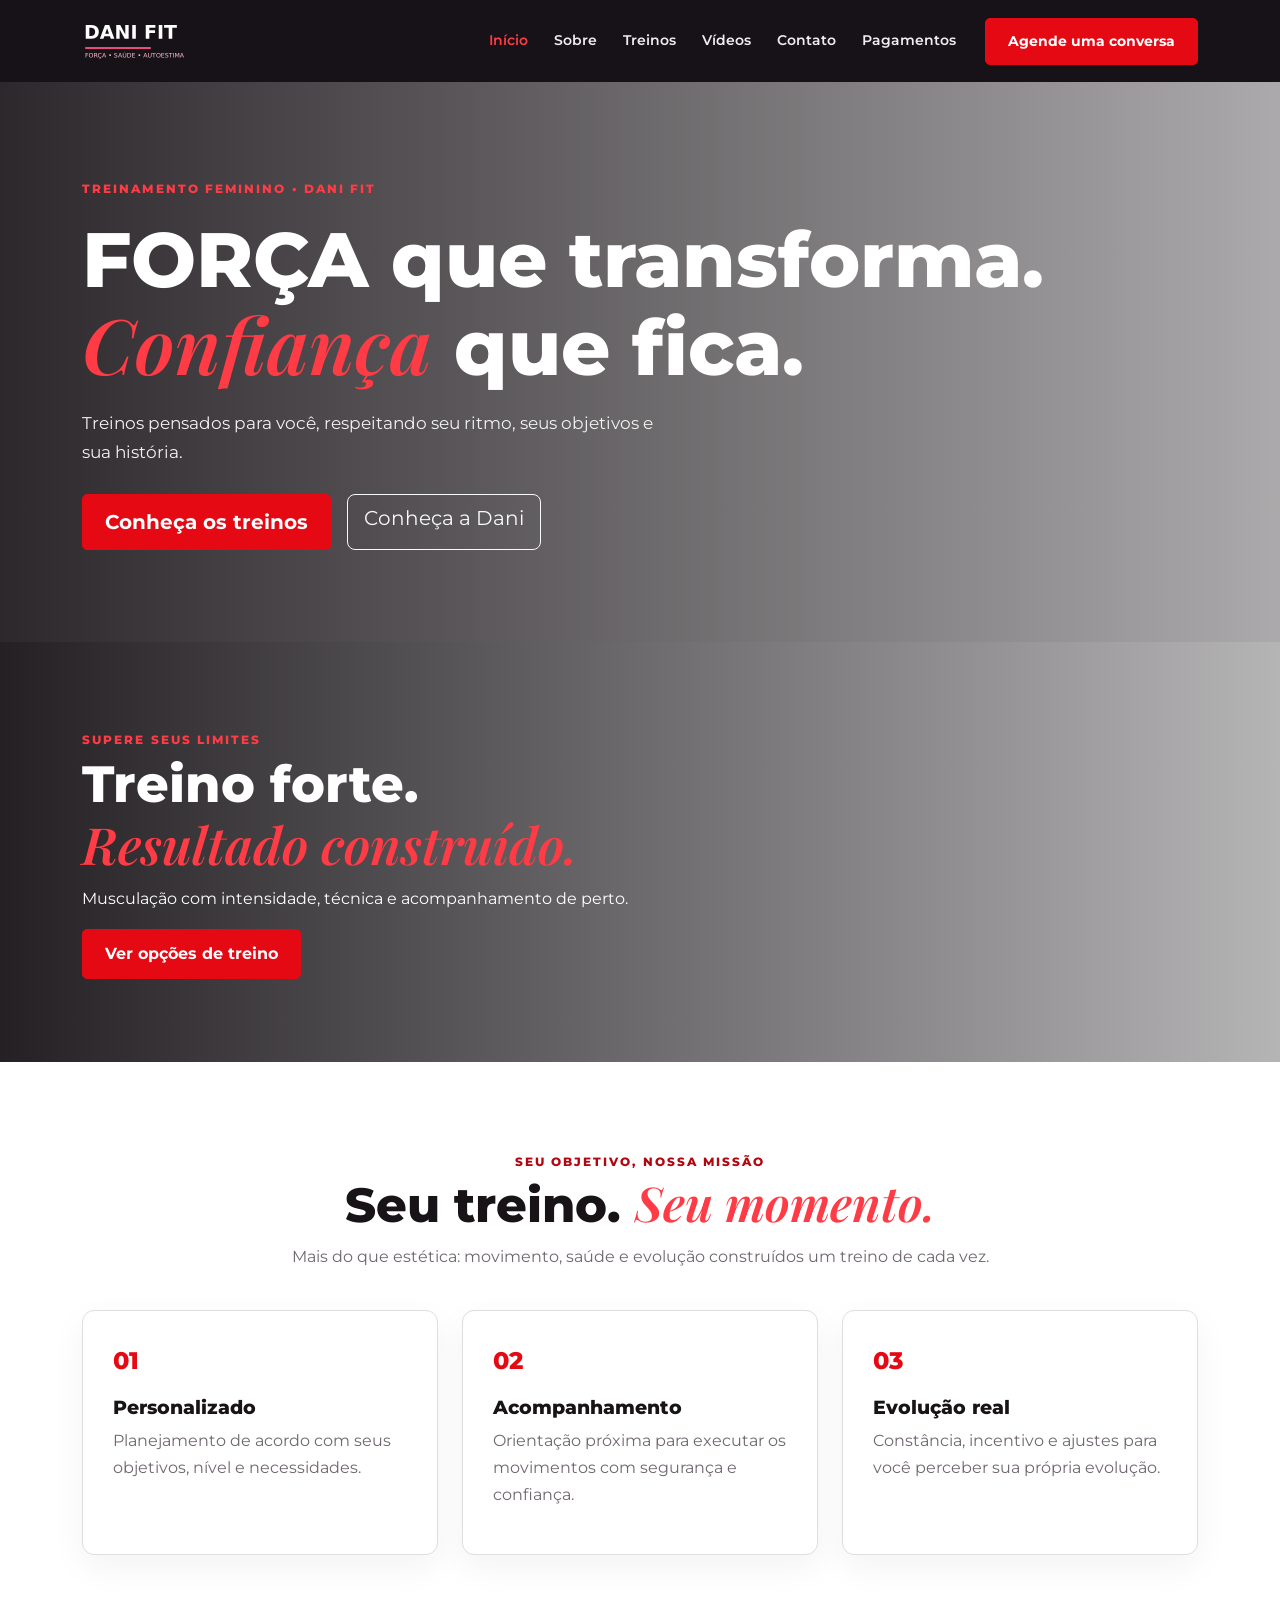
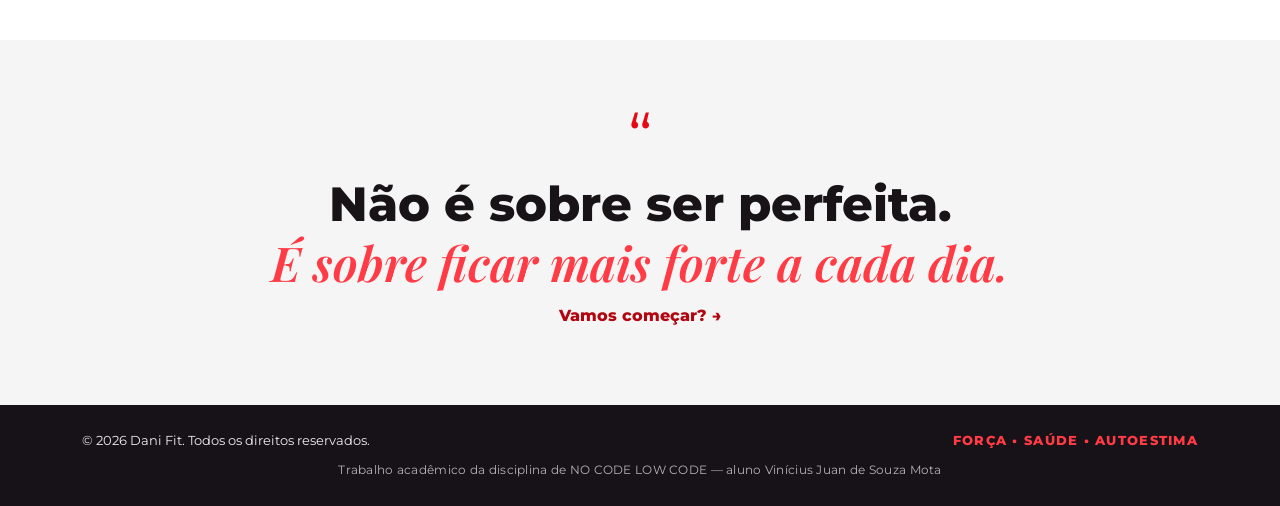
<file: index.html>
<!DOCTYPE html>
<html lang="pt-br">
<head>
  <meta charset="UTF-8">
  <meta name="viewport" content="width=device-width, initial-scale=1">
  <title>Dani Fit | Treinamento feminino</title>
  <meta name="description" content="Dani Fit — treinamento personalizado, força, saúde e autoestima.">
  <link href="https://cdn.jsdelivr.net/npm/bootstrap@5.3.3/dist/css/bootstrap.min.css" rel="stylesheet">
  <link href="https://fonts.googleapis.com/css2?family=Montserrat:wght@400;500;600;700;800&family=Playfair+Display:ital,wght@0,600;1,600&display=swap" rel="stylesheet">
  <link href="assets/style.css" rel="stylesheet">
</head>
<body>
<nav class="navbar navbar-expand-lg navbar-dark sticky-top">
  <div class="container">
    <a class="navbar-brand" href="index.html"><img src="assets/logo-dani-fit.png" alt="Dani Fit"></a>
    <button class="navbar-toggler" type="button" data-bs-toggle="collapse" data-bs-target="#nav"><span class="navbar-toggler-icon"></span></button>
    <div class="collapse navbar-collapse" id="nav">
      <ul class="navbar-nav ms-auto align-items-lg-center">
        <li class="nav-item"><a class="nav-link active" href="index.html">Início</a></li>
        <li class="nav-item"><a class="nav-link" href="sobre.html">Sobre</a></li>
        <li class="nav-item"><a class="nav-link" href="treinos.html">Treinos</a></li>
        <li class="nav-item"><a class="nav-link" href="videos.html">Vídeos</a></li>
        <li class="nav-item"><a class="nav-link" href="contato.html">Contato</a></li>
        <li class="nav-item"><a class="nav-link" href="pagamentos.html">Pagamentos</a></li>
        <li class="nav-item ms-lg-3"><a class="btn btn-brand btn-sm" href="contato.html">Agende uma conversa</a></li>
      </ul>
    </div>
  </div>
</nav>

<header class="hero">
  <div class="hero-shade"></div>
  <div class="container hero-content">
    <span class="eyebrow">TREINAMENTO FEMININO • DANI FIT</span>
    <h1>FORÇA que transforma.<br><em>Confiança</em> que fica.</h1>
    <p>Treinos pensados para você, respeitando seu ritmo, seus objetivos e sua história.</p>
    <div class="d-flex flex-wrap gap-3">
      <a class="btn btn-brand btn-lg" href="treinos.html">Conheça os treinos</a>
      <a class="btn btn-outline-light btn-lg" href="sobre.html">Conheça a Dani</a>
    </div>
  </div>
</header>

<section class="intense-strip">
  <div class="container">
    <div class="intense-copy">
      <span class="eyebrow">SUPERE SEUS LIMITES</span>
      <h2>Treino forte.<br><em>Resultado construído.</em></h2>
      <p>Musculação com intensidade, técnica e acompanhamento de perto.</p>
      <a class="btn btn-brand" href="treinos.html">Ver opções de treino</a>
    </div>
  </div>
</section>

<section class="section-pad">
  <div class="container">
    <div class="section-heading text-center">
      <span class="eyebrow pink">SEU OBJETIVO, NOSSA MISSÃO</span>
      <h2>Seu treino. <em>Seu momento.</em></h2>
      <p>Mais do que estética: movimento, saúde e evolução construídos um treino de cada vez.</p>
    </div>
    <div class="row g-4 mt-3">
      <div class="col-md-4"><div class="feature-card"><div class="feature-icon">01</div><h3>Personalizado</h3><p>Planejamento de acordo com seus objetivos, nível e necessidades.</p></div></div>
      <div class="col-md-4"><div class="feature-card"><div class="feature-icon">02</div><h3>Acompanhamento</h3><p>Orientação próxima para executar os movimentos com segurança e confiança.</p></div></div>
      <div class="col-md-4"><div class="feature-card"><div class="feature-icon">03</div><h3>Evolução real</h3><p>Constância, incentivo e ajustes para você perceber sua própria evolução.</p></div></div>
    </div>
  </div>
</section>

<section class="quote-band">
  <div class="container text-center">
    <p class="quote-mark">“</p>
    <h2>Não é sobre ser perfeita.<br><em>É sobre ficar mais forte a cada dia.</em></h2>
    <a href="contato.html" class="text-link">Vamos começar? <span>→</span></a>
  </div>
</section>

<footer class="footer"><div class="container d-flex flex-column flex-md-row justify-content-between align-items-center gap-3">
  <span>© 2026 Dani Fit. Todos os direitos reservados.</span><span class="footer-tag">FORÇA • SAÚDE • AUTOESTIMA</span>
</div><div class="container text-center pt-2"><small class="academic-credit">Trabalho acadêmico da disciplina de NO CODE LOW CODE — aluno Vinícius Juan de Souza Mota</small></div></footer>
<script src="https://cdn.jsdelivr.net/npm/bootstrap@5.3.3/dist/js/bootstrap.bundle.min.js"></script>
</body></html>
</file>
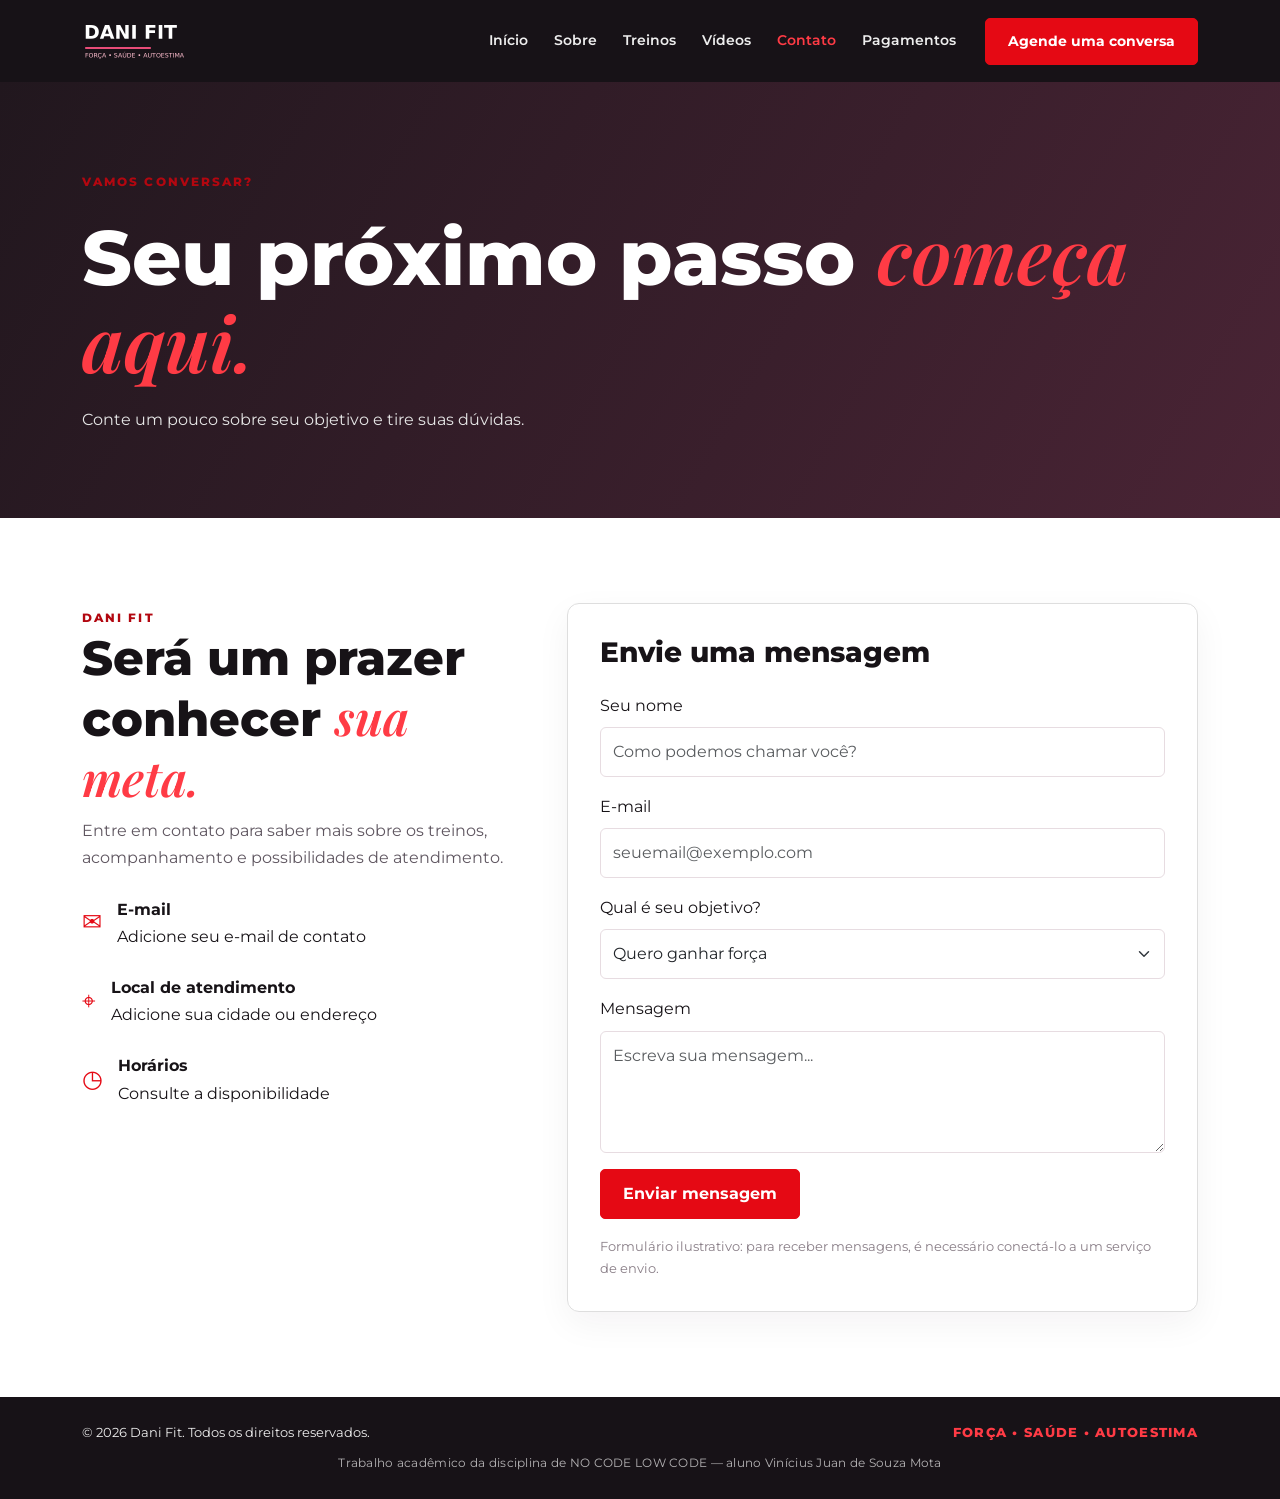
<file: contato.html>
<!DOCTYPE html>
<html lang="pt-br">
<head>
  <meta charset="UTF-8"><meta name="viewport" content="width=device-width, initial-scale=1">
  <title>Contato | Dani Fit</title>
  <link href="https://cdn.jsdelivr.net/npm/bootstrap@5.3.3/dist/css/bootstrap.min.css" rel="stylesheet">
  <link href="https://fonts.googleapis.com/css2?family=Montserrat:wght@400;500;600;700;800&family=Playfair+Display:ital,wght@0,600;1,600&display=swap" rel="stylesheet">
  <link href="assets/style.css" rel="stylesheet">
</head>
<body>
<nav class="navbar navbar-expand-lg navbar-dark sticky-top"><div class="container">
  <a class="navbar-brand" href="index.html"><img src="assets/logo-dani-fit.png" alt="Dani Fit"></a>
  <button class="navbar-toggler" type="button" data-bs-toggle="collapse" data-bs-target="#nav"><span class="navbar-toggler-icon"></span></button>
  <div class="collapse navbar-collapse" id="nav"><ul class="navbar-nav ms-auto align-items-lg-center">
    <li class="nav-item"><a class="nav-link" href="index.html">Início</a></li><li class="nav-item"><a class="nav-link" href="sobre.html">Sobre</a></li>
    <li class="nav-item"><a class="nav-link" href="treinos.html">Treinos</a></li><li class="nav-item"><a class="nav-link" href="videos.html">Vídeos</a></li>
        <li class="nav-item"><a class="nav-link active" href="contato.html">Contato</a></li><li class="nav-item"><a class="nav-link" href="pagamentos.html">Pagamentos</a></li>
    <li class="nav-item ms-lg-3"><a class="btn btn-brand btn-sm" href="#mensagem">Agende uma conversa</a></li>
  </ul></div>
</div></nav>
<header class="page-hero"><div class="container"><span class="eyebrow pink">VAMOS CONVERSAR?</span><h1>Seu próximo passo <em>começa aqui.</em></h1><p>Conte um pouco sobre seu objetivo e tire suas dúvidas.</p></div></header>
<section class="section-pad" id="mensagem"><div class="container"><div class="row g-5">
  <div class="col-lg-5"><span class="eyebrow pink">DANI FIT</span><h2>Será um prazer conhecer <em>sua meta.</em></h2><p class="body-copy">Entre em contato para saber mais sobre os treinos, acompanhamento e possibilidades de atendimento.</p>
    <div class="contact-detail"><span class="contact-symbol">✉</span><div><strong>E-mail</strong><br><span>Adicione seu e-mail de contato</span></div></div>
    <div class="contact-detail"><span class="contact-symbol">⌖</span><div><strong>Local de atendimento</strong><br><span>Adicione sua cidade ou endereço</span></div></div>
    <div class="contact-detail"><span class="contact-symbol">◷</span><div><strong>Horários</strong><br><span>Consulte a disponibilidade</span></div></div>
  </div>
  <div class="col-lg-7"><form class="contact-form" onsubmit="event.preventDefault(); alert('Formulário demonstrativo. Configure um serviço de envio ou o WhatsApp para receber as mensagens.');">
    <h3>Envie uma mensagem</h3>
    <div class="mb-3"><label class="form-label" for="nome">Seu nome</label><input class="form-control" id="nome" required placeholder="Como podemos chamar você?"></div>
    <div class="mb-3"><label class="form-label" for="email">E-mail</label><input type="email" class="form-control" id="email" required placeholder="seuemail@exemplo.com"></div>
    <div class="mb-3"><label class="form-label" for="objetivo">Qual é seu objetivo?</label><select class="form-select" id="objetivo"><option>Quero ganhar força</option><option>Quero melhorar o condicionamento</option><option>Quero hipertrofia</option><option>Quero voltar a treinar</option><option>Outro objetivo</option></select></div>
    <div class="mb-3"><label class="form-label" for="mensagem">Mensagem</label><textarea class="form-control" id="mensagem" rows="4" placeholder="Escreva sua mensagem..."></textarea></div>
    <button class="btn btn-brand" type="submit">Enviar mensagem</button>
    <p class="form-note mt-3 mb-0">Formulário ilustrativo: para receber mensagens, é necessário conectá-lo a um serviço de envio.</p>
  </form></div>
</div></div></section>
<footer class="footer"><div class="container d-flex flex-column flex-md-row justify-content-between align-items-center gap-3"><span>© 2026 Dani Fit. Todos os direitos reservados.</span><span class="footer-tag">FORÇA • SAÚDE • AUTOESTIMA</span></div><div class="container text-center pt-2"><small class="academic-credit">Trabalho acadêmico da disciplina de NO CODE LOW CODE — aluno Vinícius Juan de Souza Mota</small></div></footer>
<script src="https://cdn.jsdelivr.net/npm/bootstrap@5.3.3/dist/js/bootstrap.bundle.min.js"></script></body></html>
</file>
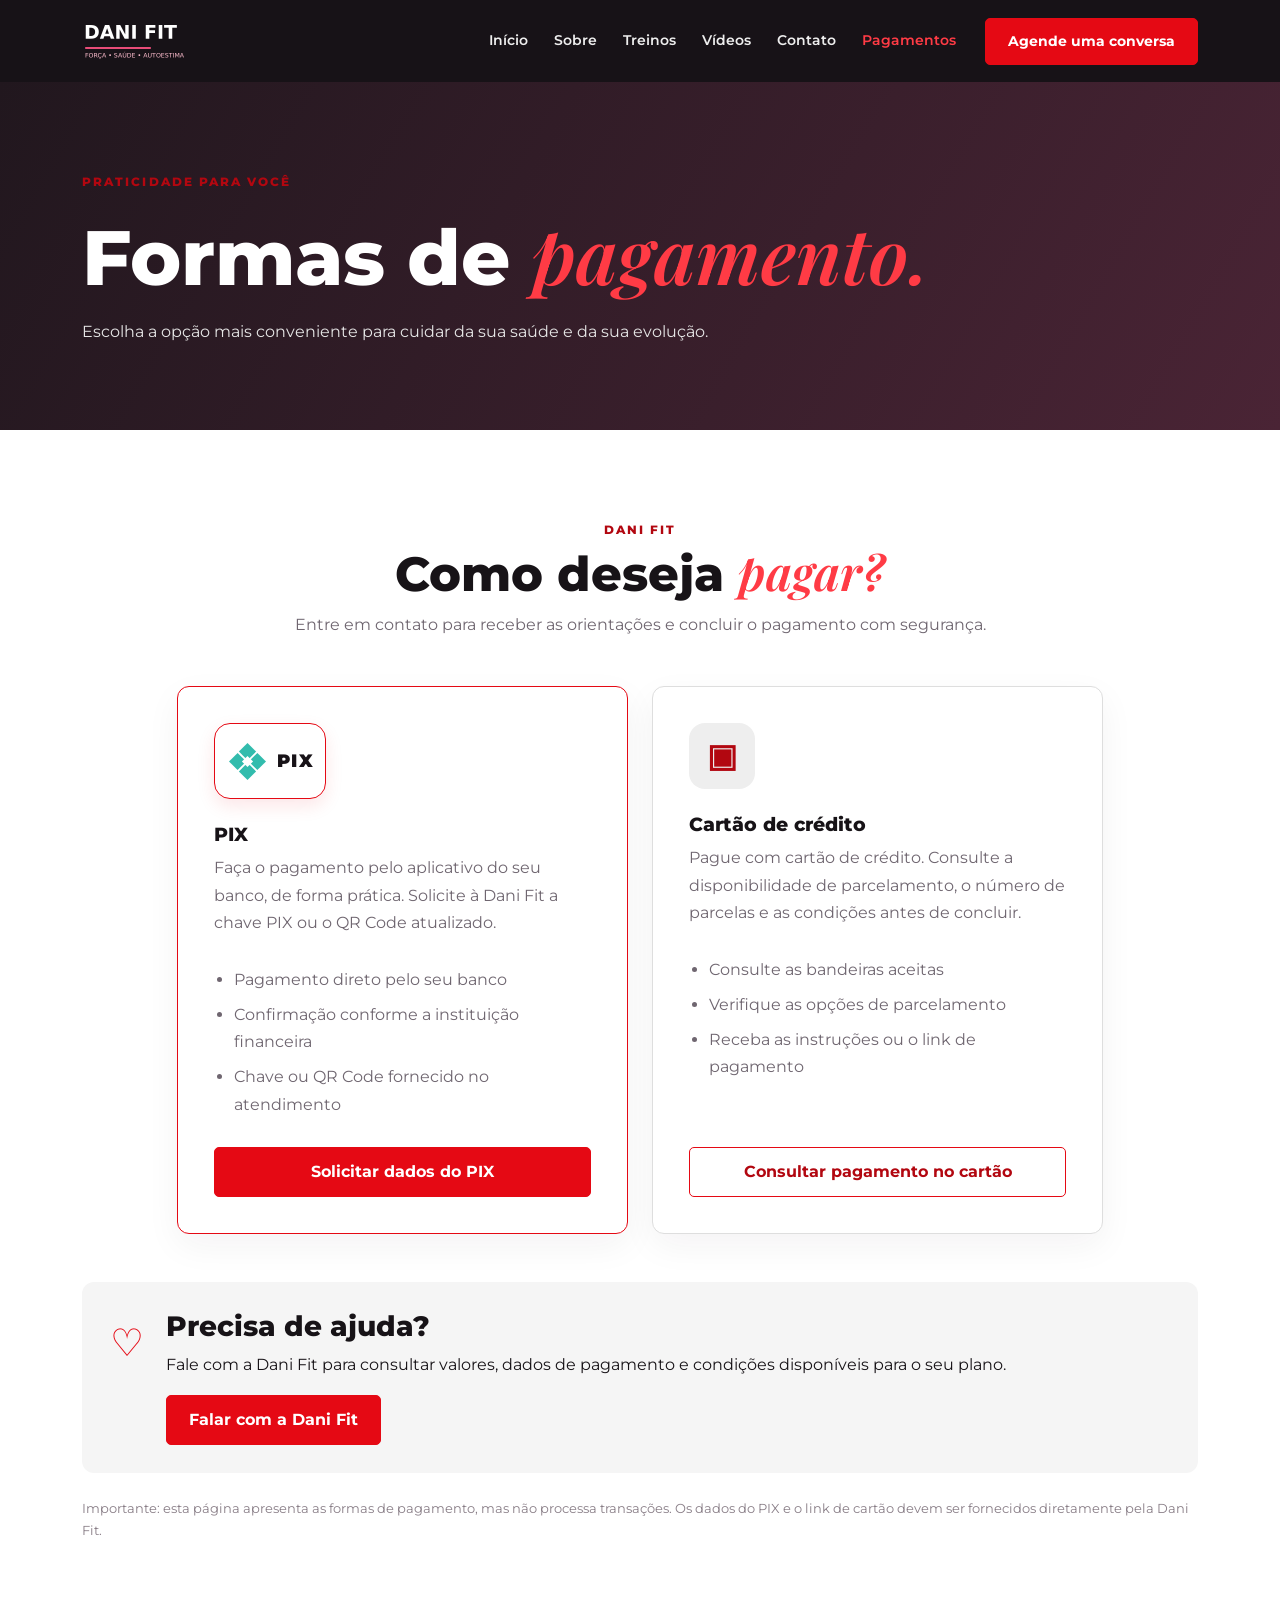
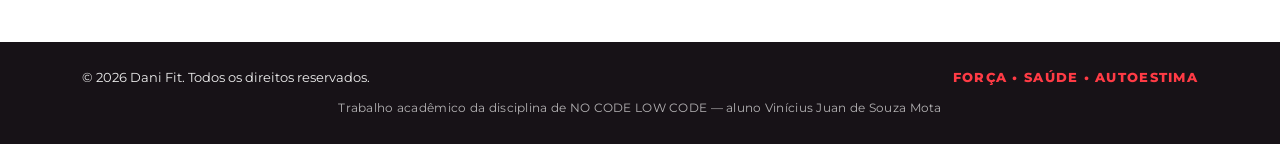
<file: pagamentos.html>
<!DOCTYPE html>
<html lang="pt-br">
<head>
  <meta charset="UTF-8">
  <meta name="viewport" content="width=device-width, initial-scale=1">
  <meta name="description" content="Conheça as formas de pagamento da Dani Fit: PIX e cartão de crédito.">
  <title>Pagamentos | Dani Fit</title>
  <link href="https://cdn.jsdelivr.net/npm/bootstrap@5.3.3/dist/css/bootstrap.min.css" rel="stylesheet">
  <link href="https://fonts.googleapis.com/css2?family=Montserrat:wght@400;500;600;700;800&family=Playfair+Display:ital,wght@0,600;1,600&display=swap" rel="stylesheet">
  <link href="assets/style.css" rel="stylesheet">
</head>
<body>
<nav class="navbar navbar-expand-lg navbar-dark sticky-top">
  <div class="container">
    <a class="navbar-brand" href="index.html"><img src="assets/logo-dani-fit.png" alt="Dani Fit"></a>
    <button class="navbar-toggler" type="button" data-bs-toggle="collapse" data-bs-target="#nav" aria-label="Abrir menu"><span class="navbar-toggler-icon"></span></button>
    <div class="collapse navbar-collapse" id="nav">
      <ul class="navbar-nav ms-auto align-items-lg-center">
        <li class="nav-item"><a class="nav-link" href="index.html">Início</a></li>
        <li class="nav-item"><a class="nav-link" href="sobre.html">Sobre</a></li>
        <li class="nav-item"><a class="nav-link" href="treinos.html">Treinos</a></li>
        <li class="nav-item"><a class="nav-link" href="videos.html">Vídeos</a></li>
        <li class="nav-item"><a class="nav-link" href="contato.html">Contato</a></li>
        <li class="nav-item"><a class="nav-link active" href="pagamentos.html">Pagamentos</a></li>
        <li class="nav-item ms-lg-3"><a class="btn btn-brand btn-sm" href="contato.html">Agende uma conversa</a></li>
      </ul>
    </div>
  </div>
</nav>

<header class="page-hero">
  <div class="container">
    <span class="eyebrow pink">PRATICIDADE PARA VOCÊ</span>
    <h1>Formas de <em>pagamento.</em></h1>
    <p>Escolha a opção mais conveniente para cuidar da sua saúde e da sua evolução.</p>
  </div>
</header>

<main class="section-pad">
  <div class="container">
    <div class="section-heading text-center">
      <span class="eyebrow pink">DANI FIT</span>
      <h2>Como deseja <em>pagar?</em></h2>
      <p>Entre em contato para receber as orientações e concluir o pagamento com segurança.</p>
    </div>

    <div class="row g-4 mt-4 justify-content-center">
      <div class="col-md-6 col-lg-5">
        <article class="payment-card payment-card-featured h-100">
          <div class="payment-icon pix-icon" role="img" aria-label="Símbolo PIX em sua cor tradicional turquesa">
            <svg viewBox="0 0 100 100" aria-hidden="true" focusable="false">
              <path d="M50 7 70 27 50 47 30 27Z" fill="#32BCAD"/>
              <path d="M73 30 93 50 73 70 53 50Z" fill="#32BCAD"/>
              <path d="M50 53 70 73 50 93 30 73Z" fill="#32BCAD"/>
              <path d="M27 30 47 50 27 70 7 50Z" fill="#32BCAD"/>
              <path d="M50 37 63 50 50 63 37 50Z" fill="#fff"/>
            </svg>
            <span>PIX</span>
          </div>
          <h3>PIX</h3>
          <p>Faça o pagamento pelo aplicativo do seu banco, de forma prática. Solicite à Dani Fit a chave PIX ou o QR Code atualizado.</p>
          <ul class="payment-benefits">
            <li>Pagamento direto pelo seu banco</li>
            <li>Confirmação conforme a instituição financeira</li>
            <li>Chave ou QR Code fornecido no atendimento</li>
          </ul>
          <a class="btn btn-brand w-100 mt-auto" href="contato.html">Solicitar dados do PIX</a>
        </article>
      </div>
      <div class="col-md-6 col-lg-5">
        <article class="payment-card h-100">
          <div class="payment-icon card-icon" aria-hidden="true">▣</div>
          <h3>Cartão de crédito</h3>
          <p>Pague com cartão de crédito. Consulte a disponibilidade de parcelamento, o número de parcelas e as condições antes de concluir.</p>
          <ul class="payment-benefits">
            <li>Consulte as bandeiras aceitas</li>
            <li>Verifique as opções de parcelamento</li>
            <li>Receba as instruções ou o link de pagamento</li>
          </ul>
          <a class="btn btn-outline-brand w-100 mt-auto" href="contato.html">Consultar pagamento no cartão</a>
        </article>
      </div>
    </div>

    <div class="payment-note mt-5">
      <div class="payment-note-mark">♡</div>
      <div>
        <h3>Precisa de ajuda?</h3>
        <p class="mb-3">Fale com a Dani Fit para consultar valores, dados de pagamento e condições disponíveis para o seu plano.</p>
        <a href="contato.html" class="btn btn-brand">Falar com a Dani Fit</a>
      </div>
    </div>
    <p class="disclaimer mt-4">Importante: esta página apresenta as formas de pagamento, mas não processa transações. Os dados do PIX e o link de cartão devem ser fornecidos diretamente pela Dani Fit.</p>
  </div>
</main>

<footer class="footer"><div class="container d-flex flex-column flex-md-row justify-content-between align-items-center gap-3">
  <span>© 2026 Dani Fit. Todos os direitos reservados.</span><span class="footer-tag">FORÇA • SAÚDE • AUTOESTIMA</span>
</div><div class="container text-center pt-2"><small class="academic-credit">Trabalho acadêmico da disciplina de NO CODE LOW CODE — aluno Vinícius Juan de Souza Mota</small></div></footer>
<script src="https://cdn.jsdelivr.net/npm/bootstrap@5.3.3/dist/js/bootstrap.bundle.min.js"></script>
</body>
</html>
</file>
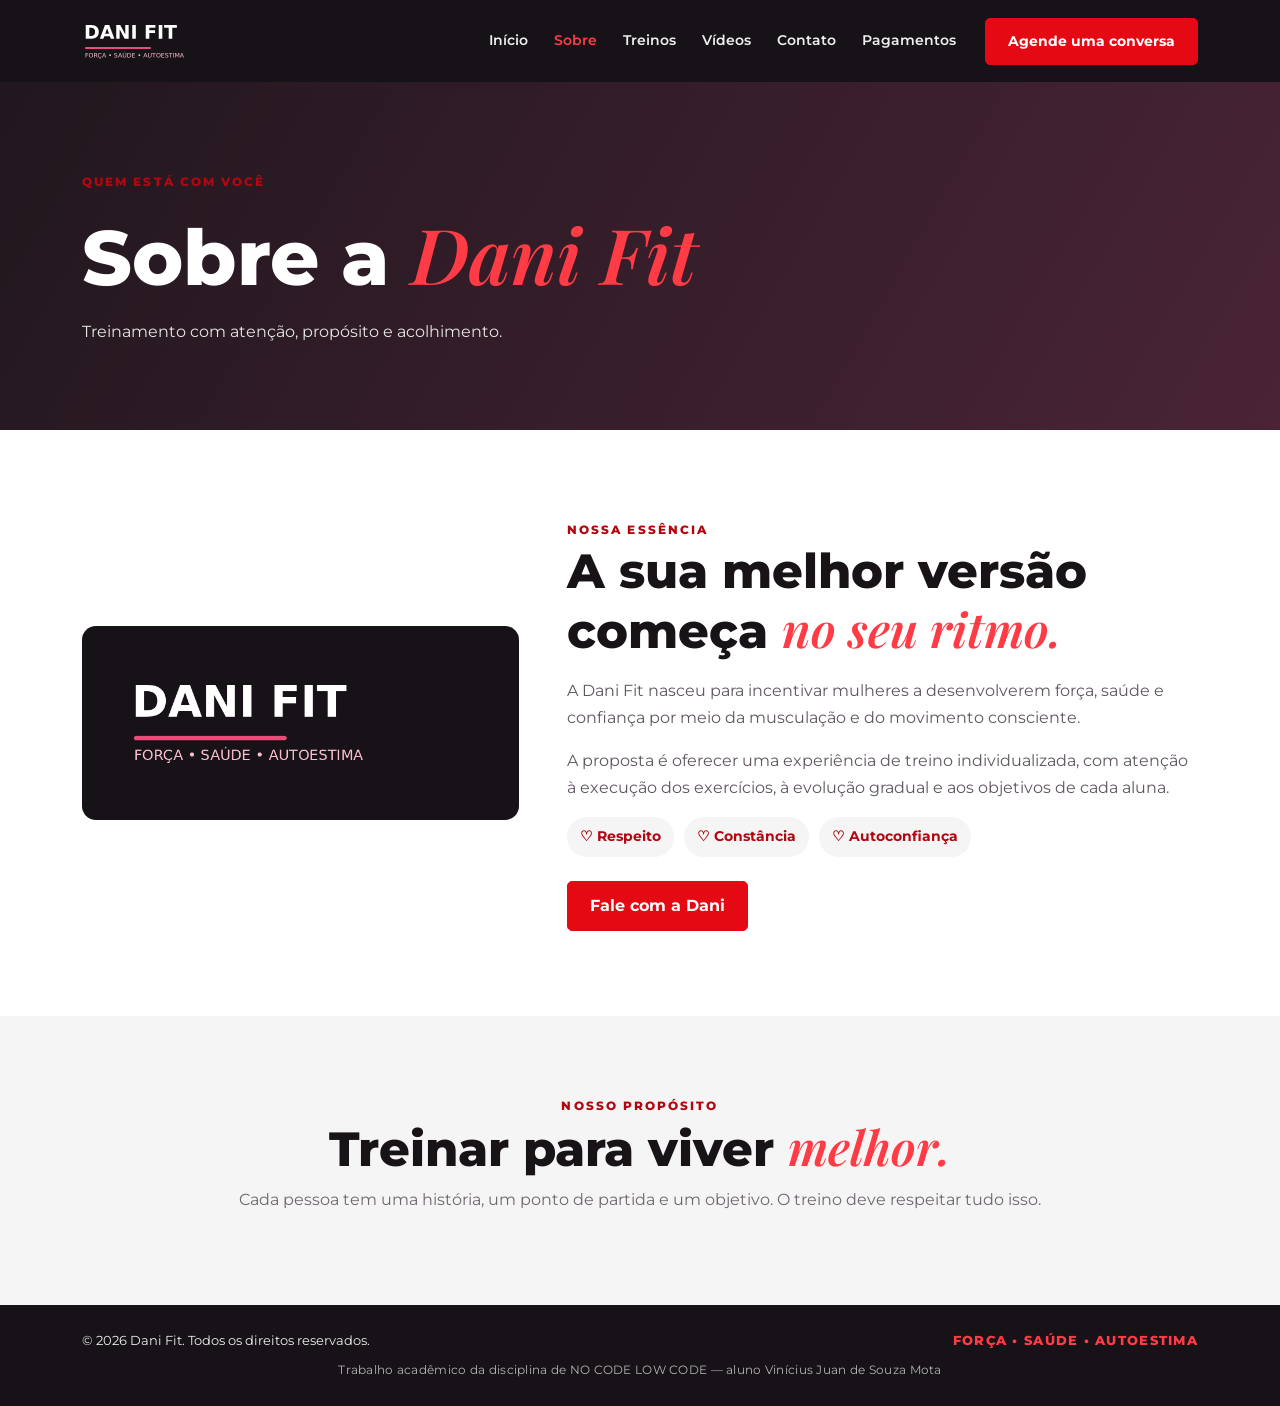
<file: sobre.html>
<!DOCTYPE html>
<html lang="pt-br">
<head>
  <meta charset="UTF-8"><meta name="viewport" content="width=device-width, initial-scale=1">
  <title>Sobre | Dani Fit</title>
  <link href="https://cdn.jsdelivr.net/npm/bootstrap@5.3.3/dist/css/bootstrap.min.css" rel="stylesheet">
  <link href="https://fonts.googleapis.com/css2?family=Montserrat:wght@400;500;600;700;800&family=Playfair+Display:ital,wght@0,600;1,600&display=swap" rel="stylesheet">
  <link href="assets/style.css" rel="stylesheet">
</head>
<body>
<nav class="navbar navbar-expand-lg navbar-dark sticky-top"><div class="container">
  <a class="navbar-brand" href="index.html"><img src="assets/logo-dani-fit.png" alt="Dani Fit"></a>
  <button class="navbar-toggler" type="button" data-bs-toggle="collapse" data-bs-target="#nav"><span class="navbar-toggler-icon"></span></button>
  <div class="collapse navbar-collapse" id="nav"><ul class="navbar-nav ms-auto align-items-lg-center">
    <li class="nav-item"><a class="nav-link" href="index.html">Início</a></li><li class="nav-item"><a class="nav-link active" href="sobre.html">Sobre</a></li>
    <li class="nav-item"><a class="nav-link" href="treinos.html">Treinos</a></li><li class="nav-item"><a class="nav-link" href="videos.html">Vídeos</a></li>
        <li class="nav-item"><a class="nav-link" href="contato.html">Contato</a></li>
        <li class="nav-item"><a class="nav-link" href="pagamentos.html">Pagamentos</a></li>
    <li class="nav-item ms-lg-3"><a class="btn btn-brand btn-sm" href="contato.html">Agende uma conversa</a></li>
  </ul></div>
</div></nav>
<header class="page-hero"><div class="container"><span class="eyebrow pink">QUEM ESTÁ COM VOCÊ</span><h1>Sobre a <em>Dani Fit</em></h1><p>Treinamento com atenção, propósito e acolhimento.</p></div></header>
<section class="section-pad"><div class="container"><div class="row align-items-center g-5">
  <div class="col-lg-5"><div class="logo-panel"><img src="assets/logo-dani-fit.png" alt="Logotipo Dani Fit"></div></div>
  <div class="col-lg-7"><span class="eyebrow pink">NOSSA ESSÊNCIA</span><h2 class="mb-3">A sua melhor versão começa <em>no seu ritmo.</em></h2>
    <p class="body-copy">A Dani Fit nasceu para incentivar mulheres a desenvolverem força, saúde e confiança por meio da musculação e do movimento consciente.</p>
    <p class="body-copy">A proposta é oferecer uma experiência de treino individualizada, com atenção à execução dos exercícios, à evolução gradual e aos objetivos de cada aluna.</p>
    <div class="mini-values"><span>♡ Respeito</span><span>♡ Constância</span><span>♡ Autoconfiança</span></div>
    <a href="contato.html" class="btn btn-brand mt-4">Fale com a Dani</a>
  </div>
</div></div></section>
<section class="soft-section section-pad"><div class="container text-center"><span class="eyebrow pink">NOSSO PROPÓSITO</span><h2>Treinar para viver <em>melhor.</em></h2><p class="section-intro">Cada pessoa tem uma história, um ponto de partida e um objetivo. O treino deve respeitar tudo isso.</p></div></section>
<footer class="footer"><div class="container d-flex flex-column flex-md-row justify-content-between align-items-center gap-3"><span>© 2026 Dani Fit. Todos os direitos reservados.</span><span class="footer-tag">FORÇA • SAÚDE • AUTOESTIMA</span></div><div class="container text-center pt-2"><small class="academic-credit">Trabalho acadêmico da disciplina de NO CODE LOW CODE — aluno Vinícius Juan de Souza Mota</small></div></footer>
<script src="https://cdn.jsdelivr.net/npm/bootstrap@5.3.3/dist/js/bootstrap.bundle.min.js"></script></body></html>
</file>
<file: assets/style.css>
:root{--ink:#171317;--muted:#6f6670;--pink:#e50914;--pink-dark:#b20710;--rose:#f5f5f5;--line:#dedede;--white:#fff;--dark:#171217}
*{box-sizing:border-box}body{font-family:'Montserrat',sans-serif;color:var(--ink);background:#fff;line-height:1.7}a{text-decoration:none}.navbar{background:var(--dark);padding:12px 0}.navbar-brand img{width:150px;height:48px;object-fit:contain}.navbar .nav-link{color:#eee!important;font-size:.86rem;font-weight:600;padding:10px 13px!important}.navbar .nav-link:hover,.navbar .nav-link.active{color:#ff3b45!important}.btn-brand{background:var(--pink);border:1px solid var(--pink);color:#fff;font-weight:700;border-radius:5px;padding:12px 22px}.btn-brand:hover{background:var(--pink-dark);border-color:var(--pink-dark);color:#fff}.btn-outline-brand{border:1px solid var(--pink);color:var(--pink-dark);font-weight:700;border-radius:5px;padding:12px 22px}.btn-outline-brand:hover{background:var(--pink);color:#fff}.hero,.intense-strip,.training-visual{position:relative;min-height:560px;background:linear-gradient(90deg,rgba(15,10,14,.88),rgba(15,10,14,.35)),url('https://images.unsplash.com/photo-1534438327276-14e5300c3a48?w=1800') center/cover;display:flex;align-items:center;color:#fff}.hero-content,.training-visual-content{position:relative;z-index:1;padding-top:90px;padding-bottom:90px}.hero h1,.page-hero h1{font-size:clamp(2.5rem,6vw,5rem);font-weight:800;line-height:1.08;margin:18px 0}.hero h1 em,.page-hero h1 em,h2 em{font-family:'Playfair Display',serif;color:#ff3b45;font-weight:600}.hero p{max-width:590px;font-size:1.08rem;color:#f2f2f2;margin-bottom:28px}.eyebrow{font-size:.72rem;letter-spacing:.18em;font-weight:800;color:#ff3b45}.eyebrow.pink{color:var(--pink-dark)}.page-hero{background:linear-gradient(120deg,#21171e,#4a2435);padding:85px 0;color:#fff}.page-hero p{color:#e6e6e6;margin:0;max-width:650px}.section-pad{padding:85px 0}.section-heading{max-width:760px;margin:0 auto}.section-heading h2,.section-pad h2{font-weight:800;font-size:clamp(2rem,4vw,3rem)}.section-heading p,.section-intro{color:var(--muted)}.body-copy{color:#5f5660}.feature-card,.training-card,.payment-card{height:100%;padding:30px;border:1px solid var(--line);border-radius:12px;background:#fff;box-shadow:0 12px 35px rgba(45,20,32,.05)}.feature-icon,.training-number{color:var(--pink);font-weight:800;font-size:1.5rem;margin-bottom:14px}.feature-card h3,.training-card h3,.payment-card h3{font-size:1.2rem;font-weight:800}.feature-card p,.training-card p,.payment-card p{color:var(--muted)}.quote-band,.soft-section{background:var(--rose);padding:75px 0}.quote-band h2{font-size:clamp(1.8rem,4vw,3rem);font-weight:800}.quote-mark{font-size:4rem;color:var(--pink);line-height:.7}.text-link{color:var(--pink-dark);font-weight:800}.intense-strip{min-height:420px;background-image:linear-gradient(90deg,rgba(12,8,12,.9),rgba(12,8,12,.3)),url('https://images.unsplash.com/photo-1583454110551-21f2fa2afe61?w=1800')}.intense-copy{max-width:560px;padding:75px 0}.intense-copy h2,.training-visual h2{font-size:clamp(2rem,4vw,3.5rem);font-weight:800}.training-visual{min-height:370px;background-image:linear-gradient(90deg,rgba(15,10,14,.8),rgba(15,10,14,.25)),url('https://images.unsplash.com/photo-1581009146145-b5ef050c2e1e?w=1800')}.training-gallery img{width:100%;height:260px;object-fit:cover;border-radius:10px}.training-photo{position:relative}.training-photo span{position:absolute;bottom:15px;left:18px;color:white;font-weight:800;letter-spacing:.15em}.chip{display:inline-block;background:var(--rose);color:var(--pink-dark);font-size:.68rem;font-weight:800;letter-spacing:.1em;padding:7px 12px;border-radius:30px}.logo-panel{background:var(--dark);border-radius:14px;padding:45px;text-align:center}.logo-panel img{max-width:100%;height:auto}.mini-values{display:flex;flex-wrap:wrap;gap:10px}.mini-values span{background:var(--rose);padding:8px 13px;border-radius:30px;color:var(--pink-dark);font-weight:700;font-size:.85rem}.payment-card{display:flex;flex-direction:column;padding:36px}.payment-card-featured{border-color:#e50914}.payment-icon{width:66px;height:66px;border-radius:16px;display:grid;place-items:center;font-weight:800;font-size:1.15rem;margin-bottom:24px}.pix-icon{background:#fff;color:#171217;padding:9px 12px;width:112px;height:76px;border:1px solid #e50914;display:flex;align-items:center;justify-content:center;gap:8px;box-shadow:0 7px 18px rgba(229,9,20,.10)}.pix-icon svg{width:43px;height:43px;flex:0 0 43px}.pix-icon span{font-size:1.12rem;font-weight:900;letter-spacing:.08em;color:#171217}.card-icon{background:#eeeeee;color:var(--pink-dark);font-size:2rem}.payment-benefits{padding-left:20px;color:var(--muted);margin:10px 0 25px}.payment-benefits li{padding:4px 0}.payment-note{display:flex;gap:22px;align-items:flex-start;background:var(--rose);border-radius:12px;padding:28px}.payment-note-mark{font-size:2.4rem;color:var(--pink)}.payment-note h3{font-weight:800}.disclaimer,.form-note{font-size:.82rem;color:#887d86}.contact-detail{display:flex;gap:15px;align-items:center;margin:24px 0}.contact-symbol{font-size:1.5rem;color:var(--pink)}.contact-form{padding:32px;border:1px solid var(--line);border-radius:12px;box-shadow:0 12px 35px rgba(45,20,32,.05)}.contact-form h3{font-weight:800;margin-bottom:22px}.form-control,.form-select{padding:12px;border-color:#e7dce1}.footer{background:var(--dark);color:#eee;padding:25px 0;font-size:.8rem}.footer-tag{color:#ff3b45;font-weight:800;letter-spacing:.1em}.navbar-toggler{border-color:#777}
@media(max-width:767px){.hero{min-height:520px}.section-pad{padding:60px 0}.page-hero{padding:65px 0}.payment-note{flex-direction:column;gap:8px}.navbar-brand img{width:125px}}


/* Biblioteca de vídeos Dani Fit */
.video-intro{max-width:760px;margin:0 auto 42px;text-align:center}
.video-grid{display:grid;grid-template-columns:repeat(3,minmax(0,1fr));gap:24px}
.video-card{height:100%;overflow:hidden;border:1px solid var(--line);border-radius:14px;background:#fff;box-shadow:0 12px 35px rgba(20,10,15,.07);transition:transform .2s ease,box-shadow .2s ease}
.video-card:hover{transform:translateY(-5px);box-shadow:0 18px 40px rgba(20,10,15,.12)}
.video-thumb{position:relative;display:block;overflow:hidden;aspect-ratio:16/10;background:#171217}
.video-thumb img{width:100%;height:100%;object-fit:cover;opacity:.82;transition:transform .3s ease}
.video-card:hover .video-thumb img{transform:scale(1.04)}
.video-play{position:absolute;inset:0;display:grid;place-items:center}
.video-play span{width:62px;height:62px;display:grid;place-items:center;border-radius:50%;background:var(--pink);color:#fff;font-size:1.45rem;padding-left:4px;box-shadow:0 8px 24px rgba(0,0,0,.25)}
.video-card-body{padding:22px}
.video-card-body h3{font-size:1.12rem;font-weight:800;margin:12px 0 8px}
.video-card-body p{color:var(--muted);font-size:.92rem;margin-bottom:18px}
.video-category{display:inline-block;background:#f2f2f2;color:var(--pink-dark);font-size:.67rem;font-weight:800;letter-spacing:.1em;padding:6px 10px;border-radius:30px}
.video-notice{background:#f5f5f5;border-left:4px solid var(--pink);border-radius:8px;padding:20px 22px;color:#514a50}
@media(max-width:991px){.video-grid{grid-template-columns:repeat(2,minmax(0,1fr))}}
@media(max-width:575px){.video-grid{grid-template-columns:1fr}.video-card-body{padding:19px}}


/* Identificação acadêmica no rodapé */
.academic-credit{display:inline-block;color:rgba(255,255,255,.68);font-size:.72rem;line-height:1.6;letter-spacing:.025em;text-align:center}
</file>
